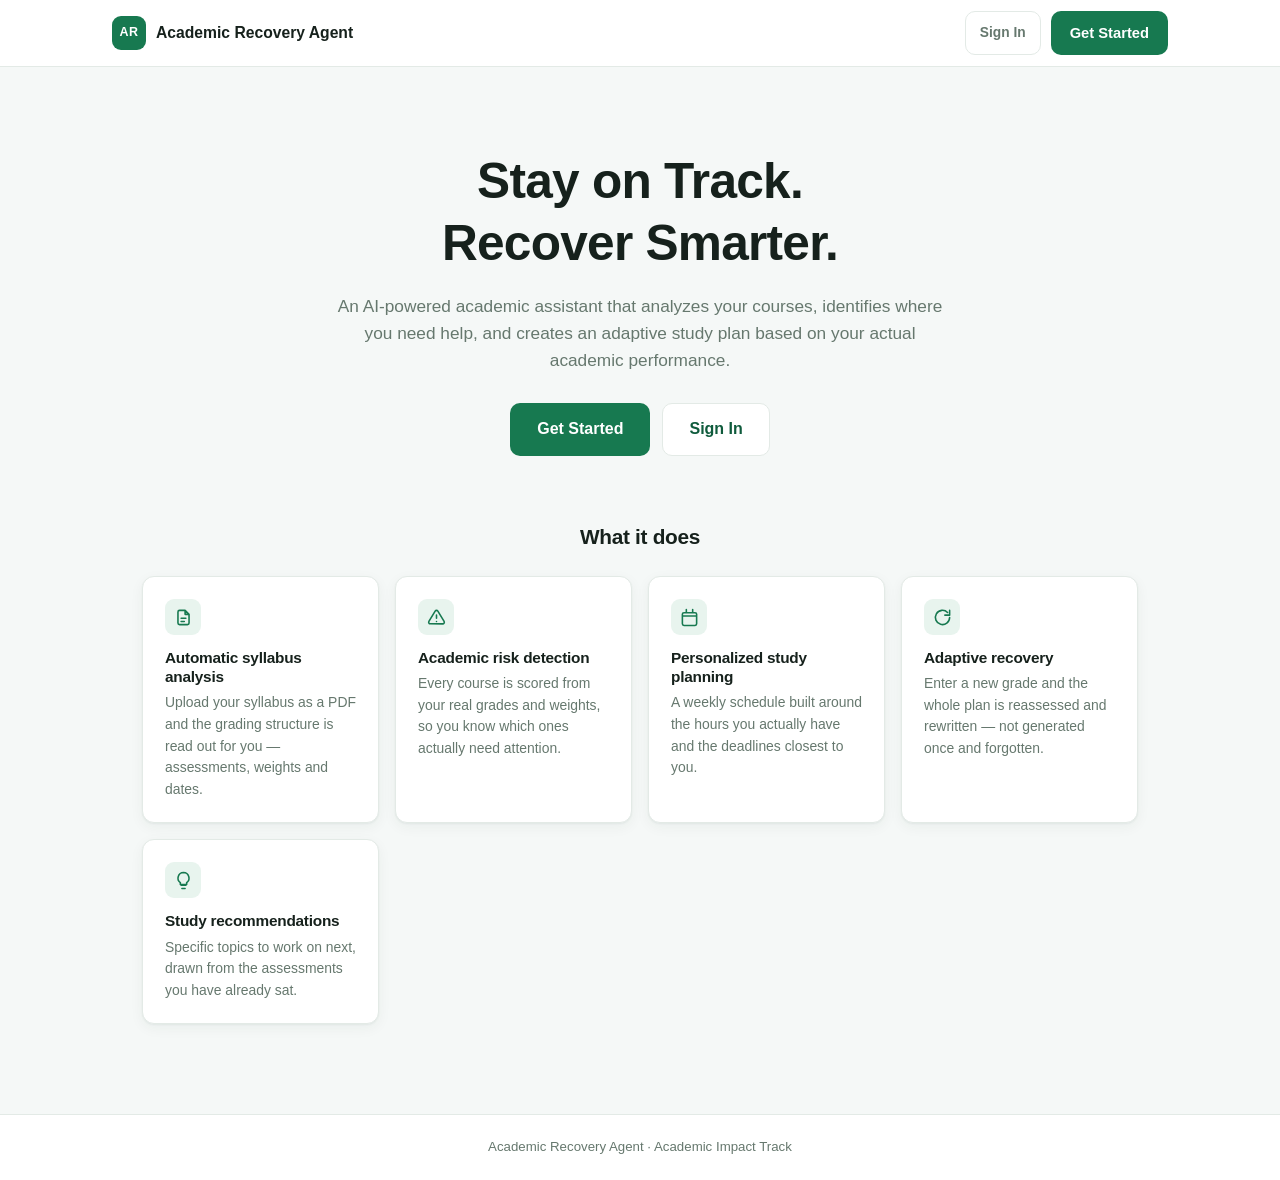
<file: index.html>
<!DOCTYPE html>
<html lang="en">
<head>
<meta charset="UTF-8" />
<meta name="viewport" content="width=device-width, initial-scale=1.0" />
<title>Academic Recovery Agent</title>
<meta name="description" content="An AI-powered academic assistant that analyzes your courses, identifies where you need help, and creates an adaptive study plan." />
<link rel="stylesheet" href="styles.css" />
</head>
<body>

<header class="site-head">
  <div class="site-head-in">
    <a class="brand" href="index.html">
      <span class="brand-mark">AR</span>
      <span class="brand-text">Academic&nbsp;Recovery&nbsp;Agent</span>
    </a>
    <div class="actions">
      <a class="btn btn-quiet" href="signin.html">Sign In</a>
      <a class="btn btn-primary" href="signup.html">Get Started</a>
    </div>
  </div>
</header>

<section class="hero">
  <h1>Stay on Track.<br />Recover Smarter.</h1>
  <p>
    An AI-powered academic assistant that analyzes your courses, identifies where you
    need help, and creates an adaptive study plan based on your actual academic performance.
  </p>
  <div class="actions">
    <a class="btn btn-primary btn-lg" href="signup.html">Get Started</a>
    <a class="btn btn-ghost btn-lg" href="signin.html">Sign In</a>
  </div>
</section>

<section class="features">
  <h2>What it does</h2>
  <div class="feature-grid">

    <article class="feature">
      <div class="ficon"><svg viewBox="0 0 24 24"><path d="M14 3H7a2 2 0 0 0-2 2v14a2 2 0 0 0 2 2h10a2 2 0 0 0 2-2V8zM14 3v5h5M9 13h6M9 17h4"/></svg></div>
      <h3>Automatic syllabus analysis</h3>
      <p>Upload your syllabus as a PDF and the grading structure is read out for you &mdash; assessments, weights and dates.</p>
    </article>

    <article class="feature">
      <div class="ficon"><svg viewBox="0 0 24 24"><path d="M12 9v4m0 4h.01M10.3 3.9 2.4 17a2 2 0 0 0 1.7 3h15.8a2 2 0 0 0 1.7-3L13.7 3.9a2 2 0 0 0-3.4 0"/></svg></div>
      <h3>Academic risk detection</h3>
      <p>Every course is scored from your real grades and weights, so you know which ones actually need attention.</p>
    </article>

    <article class="feature">
      <div class="ficon"><svg viewBox="0 0 24 24"><path d="M8 2v4M16 2v4M3 10h18M5 6h14a2 2 0 0 1 2 2v12a2 2 0 0 1-2 2H5a2 2 0 0 1-2-2V8a2 2 0 0 1 2-2"/></svg></div>
      <h3>Personalized study planning</h3>
      <p>A weekly schedule built around the hours you actually have and the deadlines closest to you.</p>
    </article>

    <article class="feature">
      <div class="ficon"><svg viewBox="0 0 24 24"><path d="M21 12a9 9 0 1 1-2.6-6.4M21 3v6h-6"/></svg></div>
      <h3>Adaptive recovery</h3>
      <p>Enter a new grade and the whole plan is reassessed and rewritten &mdash; not generated once and forgotten.</p>
    </article>

    <article class="feature">
      <div class="ficon"><svg viewBox="0 0 24 24"><path d="M9 18h6M10 22h4M12 2a7 7 0 0 0-4 12.7V17h8v-2.3A7 7 0 0 0 12 2"/></svg></div>
      <h3>Study recommendations</h3>
      <p>Specific topics to work on next, drawn from the assessments you have already sat.</p>
    </article>

  </div>
</section>

<footer class="site-foot">
  Academic Recovery Agent &middot; Academic Impact Track
</footer>

</body>
</html>
</file>
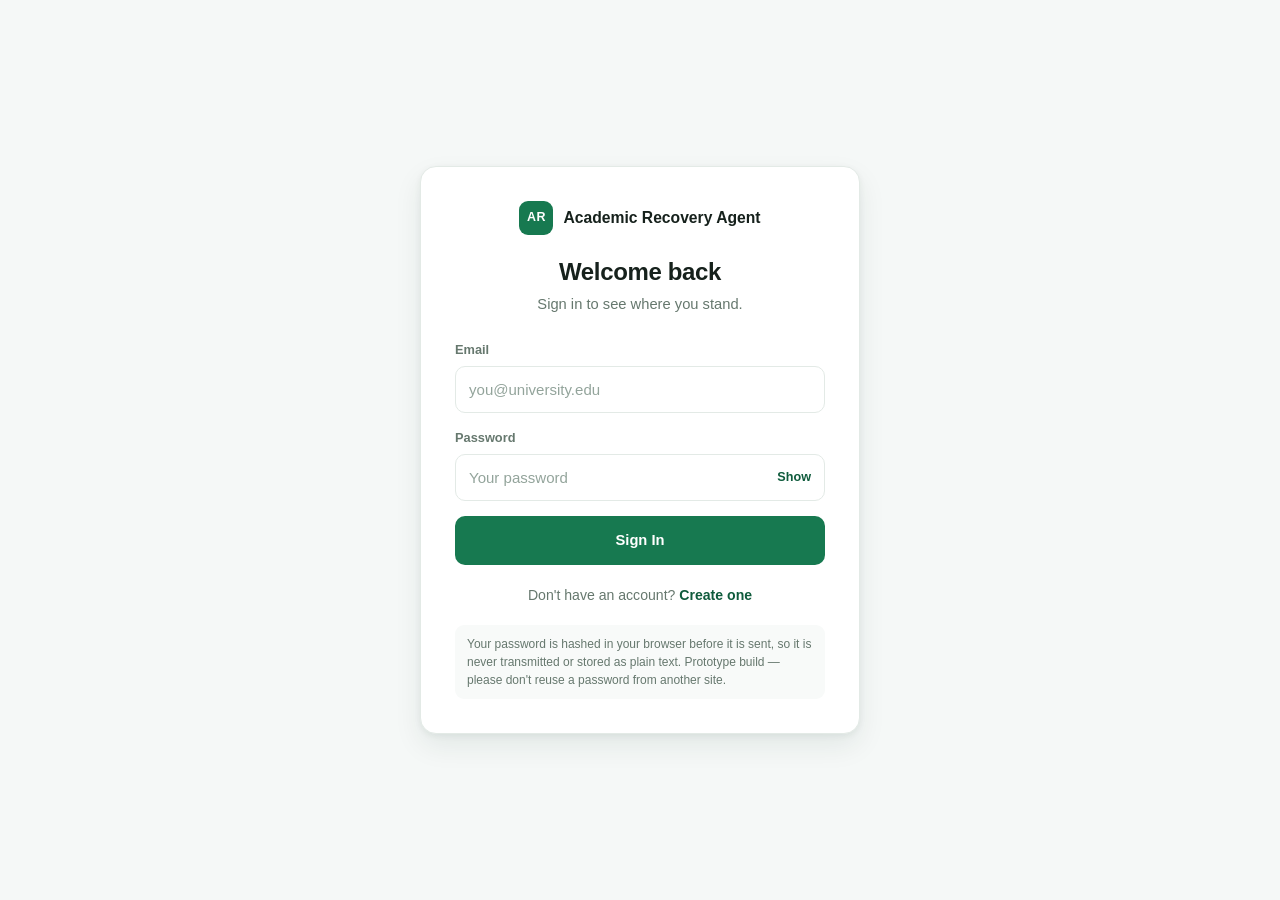
<file: add-course.html>
<!DOCTYPE html>
<html lang="en">
<head>
<meta charset="UTF-8" />
<meta name="viewport" content="width=device-width, initial-scale=1.0" />
<title>Add Course &middot; Academic Recovery Agent</title>
<link rel="stylesheet" href="styles.css" />
</head>
<body>

<div id="page-content">
  <div class="page-head">
    <h1>Add a Course</h1>
    <p>Upload the syllabus and the grading structure will be read out for you.</p>
  </div>

  <div class="card" style="max-width:620px">
    <form id="form" novalidate>
      <div class="field" style="margin-bottom:18px">
        <label for="target">Target grade for this course</label>
        <input id="target" type="number" min="0" max="100" step="1" value="80" />
        <span class="hint">What you are aiming to finish the course with.</span>
      </div>

      <div class="field">
        <label>Course syllabus (PDF)</label>

        <div class="drop" id="drop">
          <svg viewBox="0 0 24 24"><path d="M12 16V4m0 0L8 8m4-4 4 4M4 17v2a2 2 0 0 0 2 2h12a2 2 0 0 0 2-2v-2"/></svg>
          <p>Click to choose a PDF, or drag it here</p>
          <span>The syllabus usually lists each assessment and its weight.</span>
        </div>

        <div class="file-chip" id="chip" hidden>
          <span id="fileName"></span>
          <button type="button" class="btn btn-quiet btn-sm" id="clearFile">Remove</button>
        </div>

        <input id="file" type="file" accept="application/pdf,.pdf" hidden />
      </div>

      <div id="msg" class="form-msg" hidden style="margin-top:16px"></div>

      <div class="actions-row">
        <button type="submit" class="btn btn-primary" id="submitBtn">Analyze Syllabus</button>
        <a class="btn btn-quiet" href="courses.html">Cancel</a>
      </div>
    </form>
  </div>

  <div id="busy" hidden style="margin-top:20px;max-width:620px">
    <div class="loading">
      <span class="spinner"></span>
      Reading your syllabus...
    </div>
    <p class="muted" style="margin-top:12px;font-size:.88rem">
      Extracting the course name, assessments, weights and any dates it can find.
      You will be able to check everything before it is saved.
    </p>
  </div>
</div>

<script src="config.js"></script>
<script src="sample-data.js"></script>
<script src="api.js"></script>
<script src="auth.js"></script>
<script src="ui.js"></script>
<script src="nav.js"></script>
<script src="add-course.js"></script>
</body>
</html>
</file>
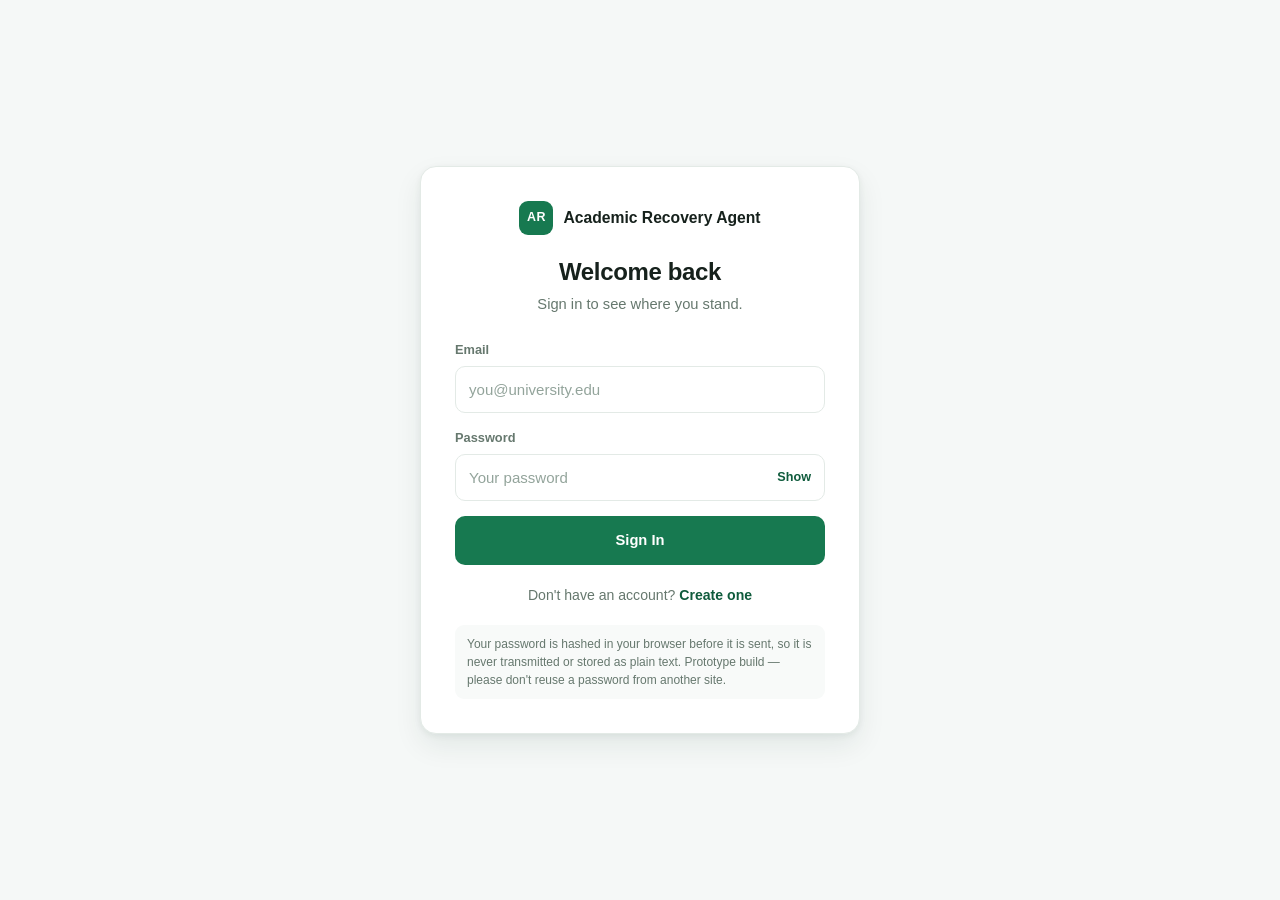
<file: course.html>
<!DOCTYPE html>
<html lang="en">
<head>
<meta charset="UTF-8" />
<meta name="viewport" content="width=device-width, initial-scale=1.0" />
<title>Course &middot; Academic Recovery Agent</title>
<link rel="stylesheet" href="styles.css" />
</head>
<body>

<div id="page-content">
  <div id="root"></div>
</div>

<script src="config.js"></script>
<script src="sample-data.js"></script>
<script src="api.js"></script>
<script src="auth.js"></script>
<script src="ui.js"></script>
<script src="nav.js"></script>
<script src="course.js"></script>
</body>
</html>
</file>
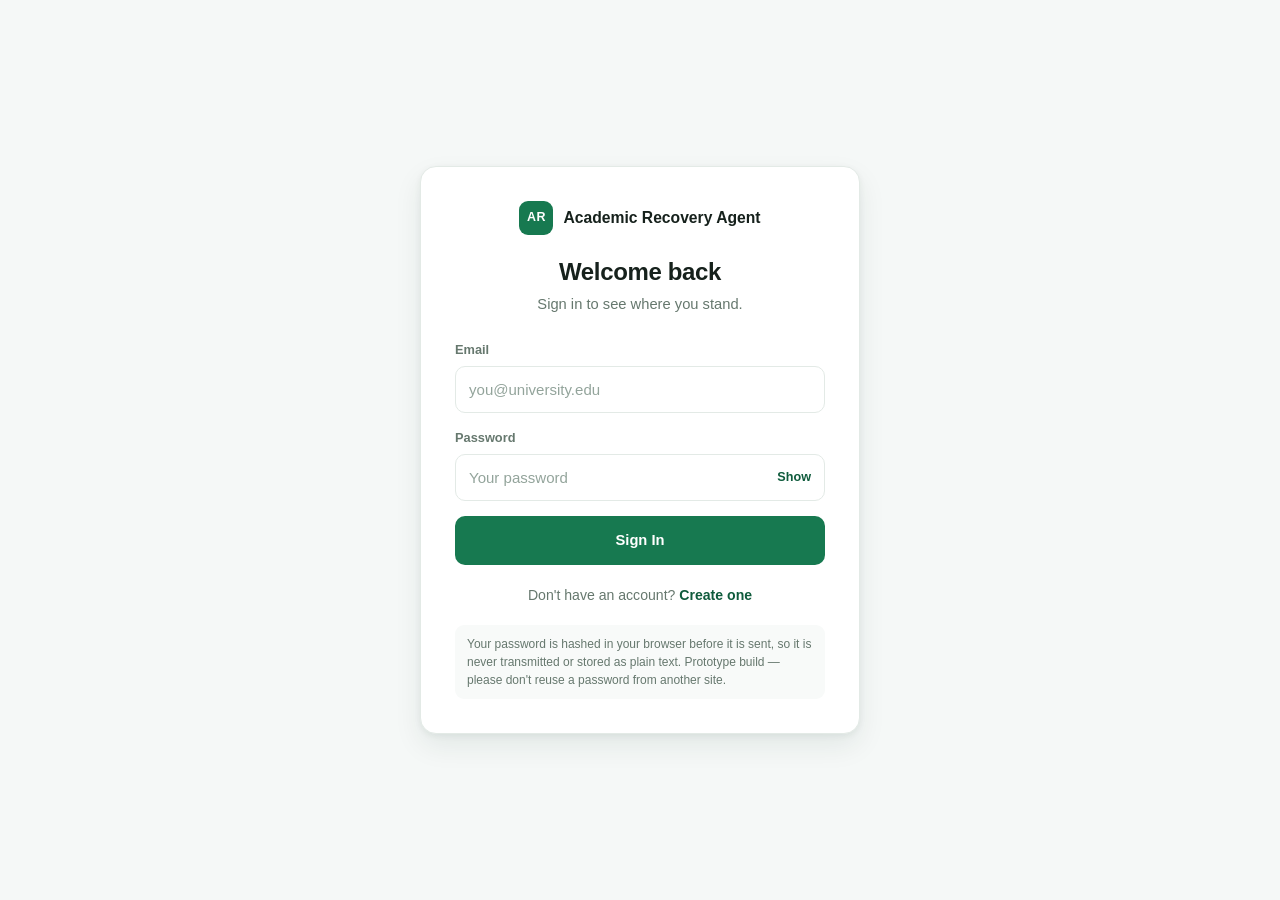
<file: courses.html>
<!DOCTYPE html>
<html lang="en">
<head>
<meta charset="UTF-8" />
<meta name="viewport" content="width=device-width, initial-scale=1.0" />
<title>My Courses &middot; Academic Recovery Agent</title>
<link rel="stylesheet" href="styles.css" />
</head>
<body>

<div id="page-content">
  <div id="root"></div>
</div>

<script src="config.js"></script>
<script src="sample-data.js"></script>
<script src="api.js"></script>
<script src="auth.js"></script>
<script src="ui.js"></script>
<script src="nav.js"></script>
<script src="courses.js"></script>
</body>
</html>
</file>
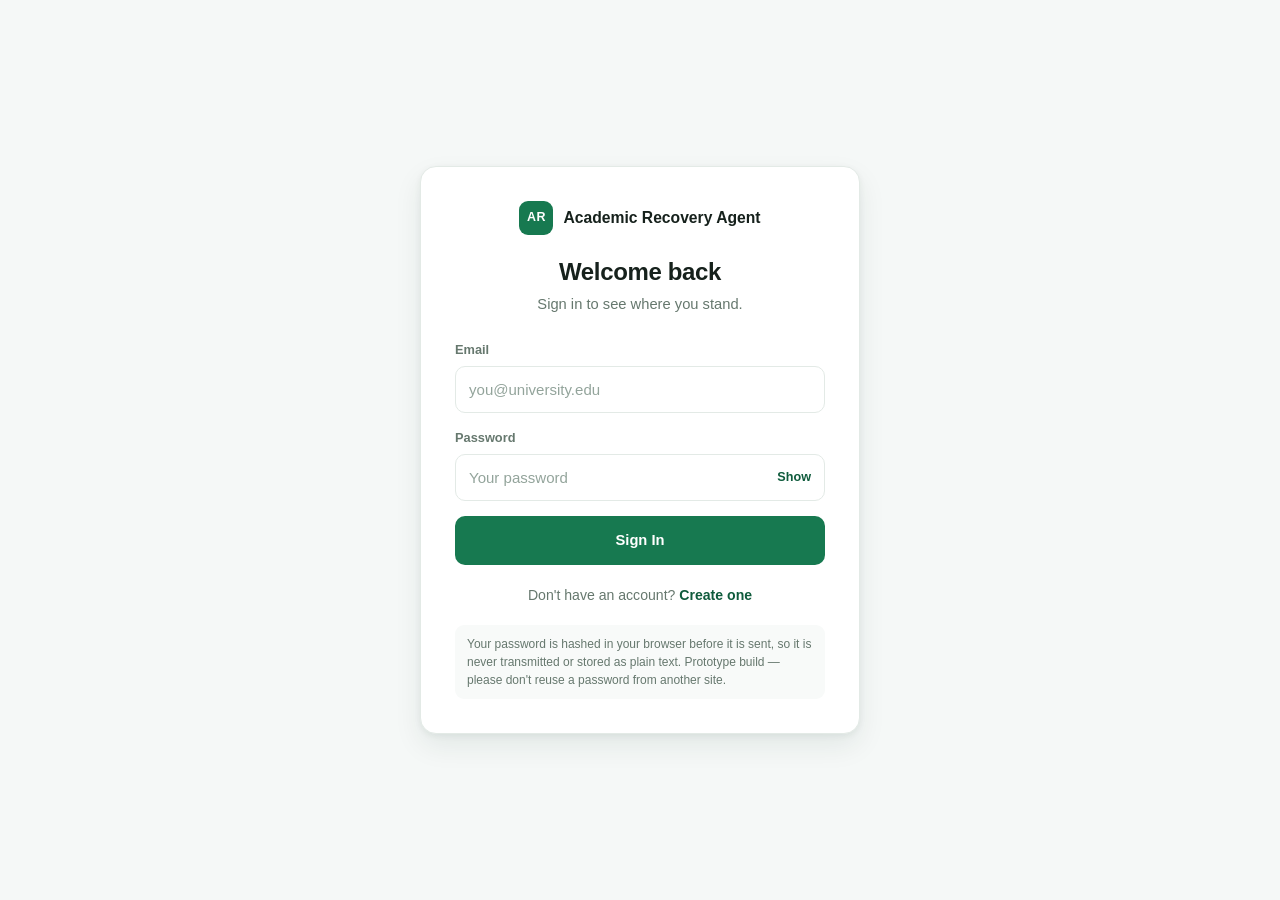
<file: dashboard.html>
<!DOCTYPE html>
<html lang="en">
<head>
<meta charset="UTF-8" />
<meta name="viewport" content="width=device-width, initial-scale=1.0" />
<title>Dashboard &middot; Academic Recovery Agent</title>
<link rel="stylesheet" href="styles.css" />
</head>
<body>

<div id="page-content">
  <div id="root"></div>
</div>

<script src="config.js"></script>
<script src="sample-data.js"></script>
<script src="api.js"></script>
<script src="auth.js"></script>
<script src="ui.js"></script>
<script src="nav.js"></script>
<script src="chapter-summary.js"></script>
<script src="dashboard.js"></script>
</body>
</html>
</file>
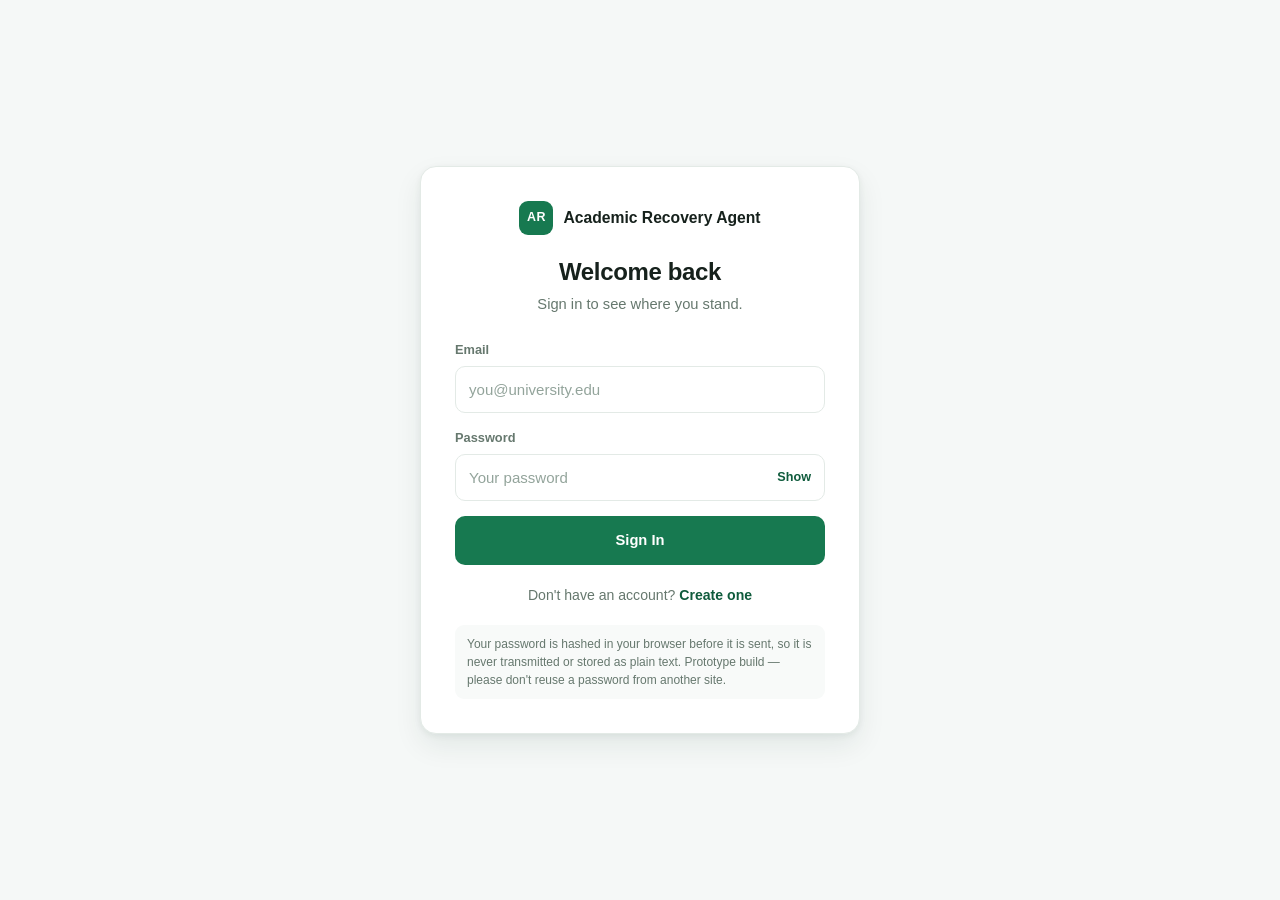
<file: profile.html>
<!DOCTYPE html>
<html lang="en">
<head>
<meta charset="UTF-8" />
<meta name="viewport" content="width=device-width, initial-scale=1.0" />
<title>Profile &middot; Academic Recovery Agent</title>
<link rel="stylesheet" href="styles.css" />
</head>
<body>

<div id="page-content">
  <div class="page-head">
    <h1>Profile &amp; Settings</h1>
    <p>Your details, and the hours the planner has to work with.</p>
  </div>

  <div class="card" style="max-width:620px">
    <form id="form" novalidate>
      <div class="field" style="margin-bottom:15px">
        <label for="fullName">Full name</label>
        <input id="fullName" type="text" />
      </div>

      <div class="field" style="margin-bottom:15px">
        <label for="email">Email</label>
        <input id="email" type="email" disabled />
        <span class="hint">Your email is your sign-in and cannot be changed here.</span>
      </div>

      <div class="grid-2" style="margin-bottom:15px">
        <div class="field">
          <label for="university">University</label>
          <input id="university" type="text" />
        </div>
        <div class="field">
          <label for="major">Major</label>
          <input id="major" type="text" />
        </div>
      </div>

      <div class="grid-2" style="margin-bottom:15px">
        <div class="field">
          <label for="semester">Semester</label>
          <input id="semester" type="text" />
        </div>
        <div class="field">
          <label for="gpa">Target GPA</label>
          <input id="gpa" type="number" min="0" max="4" step="0.01" />
        </div>
      </div>

      <div class="field">
        <label for="hours">Weekly study hours</label>
        <input id="hours" type="number" min="1" max="80" step="0.5" />
        <span class="hint">
          The Planner Agent divides this across your courses, so changing it
          rebuilds your study plan.
        </span>
      </div>

      <div id="msg" class="form-msg" hidden style="margin-top:16px"></div>

      <div class="actions-row">
        <button type="submit" class="btn btn-primary">Save Changes</button>
        <button type="button" class="btn btn-quiet" id="signOut">Log Out</button>
      </div>
    </form>
  </div>

  <div class="card" style="max-width:620px;margin-top:18px">
    <p class="k" style="font-size:.72rem;font-weight:700;letter-spacing:.05em;text-transform:uppercase;color:var(--ink-faint);margin-bottom:8px">
      Demo controls
    </p>
    <p class="muted" style="font-size:.86rem;margin-bottom:13px">
      Resets the sample academic state back to its starting point, so the
      grade-entry demo can be run again.
    </p>
    <button type="button" class="btn btn-ghost btn-sm" id="resetDemo">Reset demo data</button>
  </div>
</div>

<script src="config.js"></script>
<script src="sample-data.js"></script>
<script src="api.js"></script>
<script src="auth.js"></script>
<script src="ui.js"></script>
<script src="nav.js"></script>
<script src="profile.js"></script>
</body>
</html>
</file>
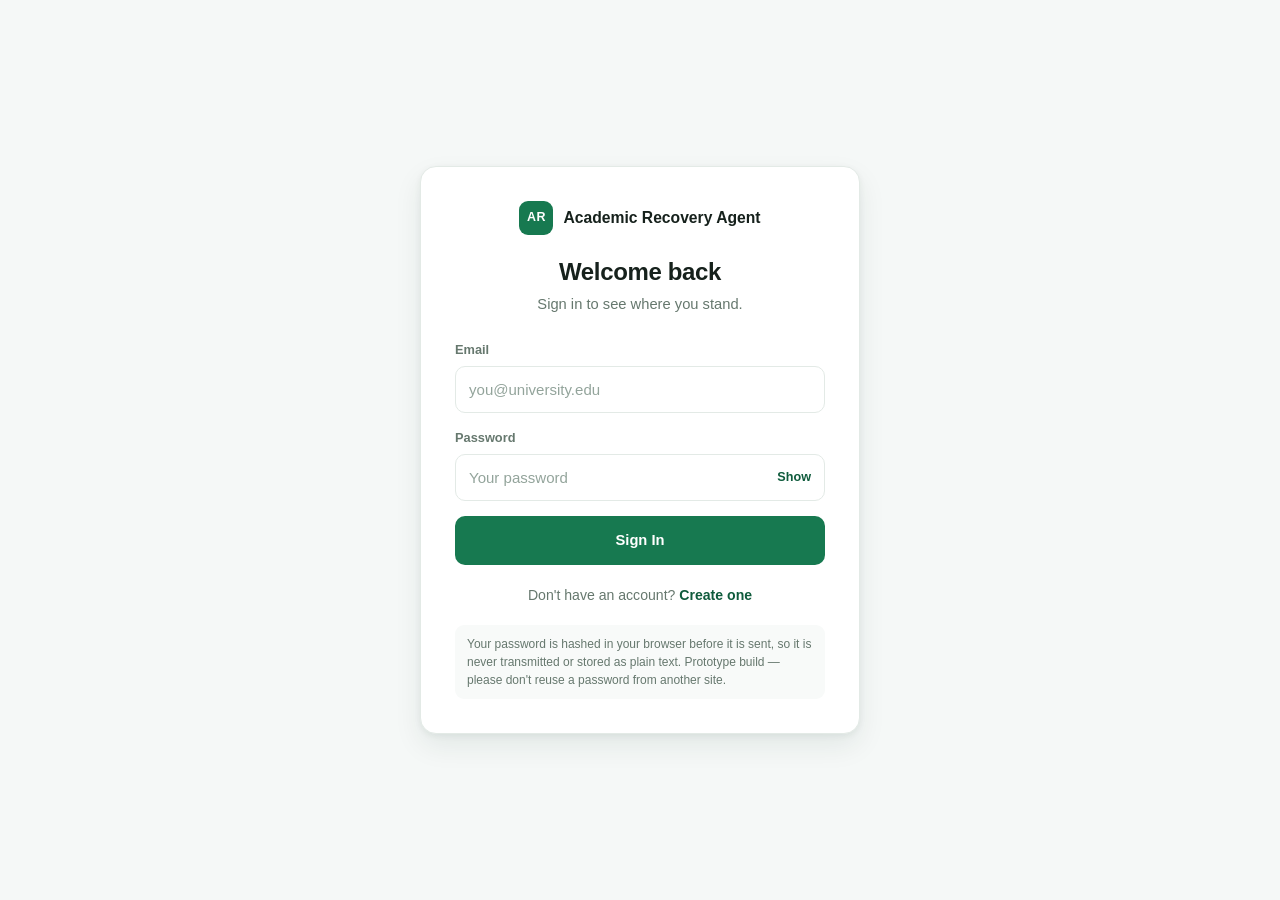
<file: review-syllabus.html>
<!DOCTYPE html>
<html lang="en">
<head>
<meta charset="UTF-8" />
<meta name="viewport" content="width=device-width, initial-scale=1.0" />
<title>Review Syllabus &middot; Academic Recovery Agent</title>
<link rel="stylesheet" href="styles.css" />
</head>
<body>

<div id="page-content">
  <div id="root"></div>
</div>

<script src="config.js"></script>
<script src="sample-data.js"></script>
<script src="api.js"></script>
<script src="auth.js"></script>
<script src="ui.js"></script>
<script src="nav.js"></script>
<script src="review-syllabus.js"></script>
</body>
</html>
</file>
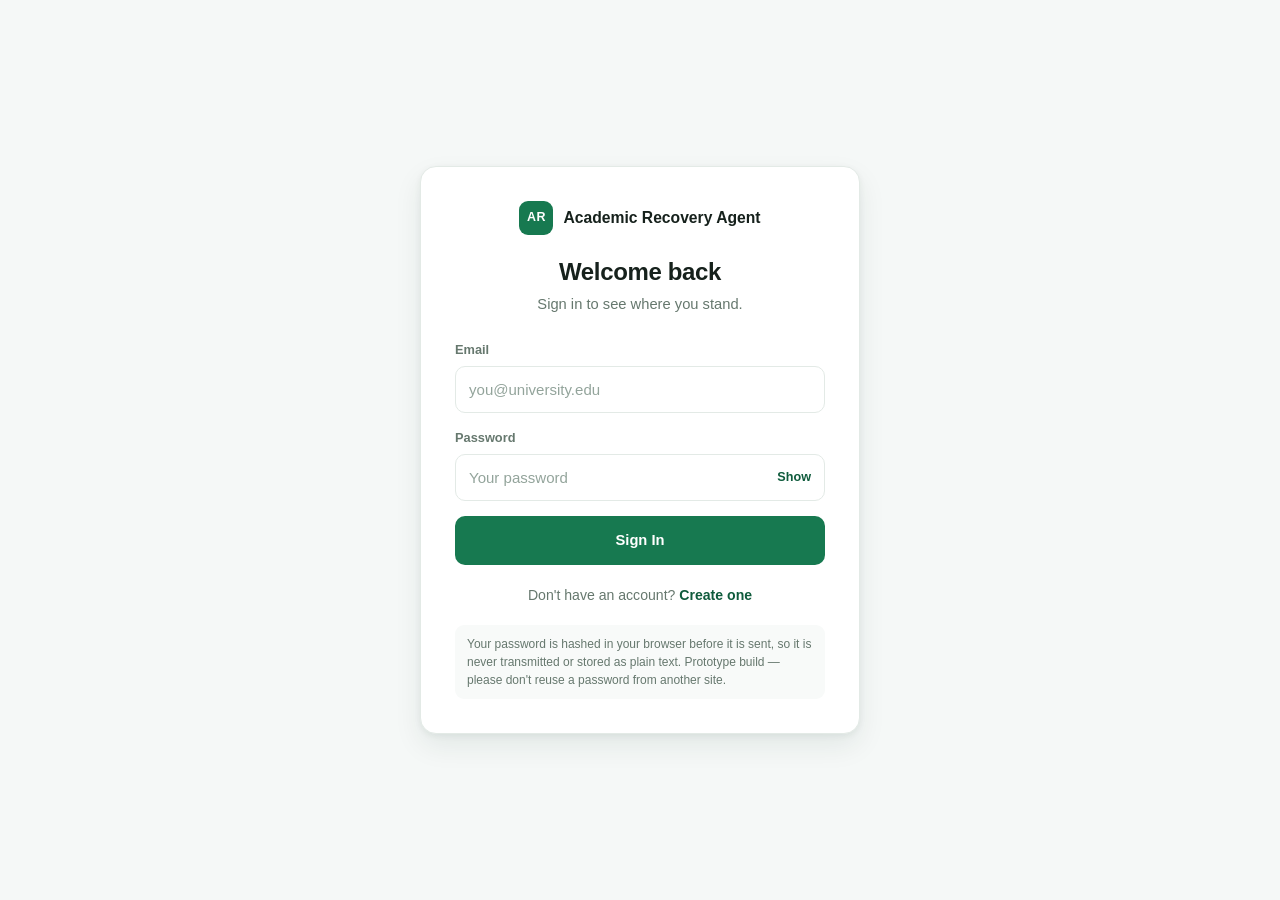
<file: signin.html>
<!DOCTYPE html>
<html lang="en">
<head>
<meta charset="UTF-8" />
<meta name="viewport" content="width=device-width, initial-scale=1.0" />
<title>Sign In &middot; Academic Recovery Agent</title>
<link rel="stylesheet" href="styles.css" />
</head>
<body>

<main class="auth-page">
  <div class="auth-card">
    <a class="brand" href="index.html">
      <span class="brand-mark">AR</span>
      <span class="brand-text">Academic&nbsp;Recovery&nbsp;Agent</span>
    </a>

    <h1>Welcome back</h1>
    <p class="sub">Sign in to see where you stand.</p>

    <form id="form" novalidate>
      <div class="field">
        <label for="email">Email</label>
        <input id="email" type="email" placeholder="you@university.edu" autocomplete="username" />
      </div>

      <div class="field">
        <label for="password">Password</label>
        <div class="pw-wrap">
          <input id="password" type="password" placeholder="Your password" autocomplete="current-password" />
          <button type="button" class="pw-toggle" data-target="password">Show</button>
        </div>
      </div>

      <div id="msg" class="form-msg" hidden></div>

      <button type="submit" class="btn btn-primary btn-block">Sign In</button>
    </form>

    <p class="auth-switch">Don't have an account? <a href="signup.html">Create one</a></p>

    <p class="auth-note">
      Your password is hashed in your browser before it is sent, so it is never
      transmitted or stored as plain text. Prototype build &mdash; please don't reuse
      a password from another site.
    </p>
  </div>
</main>

<script src="config.js"></script>
<script src="sample-data.js"></script>
<script src="api.js"></script>
<script src="auth.js"></script>
<script src="signin.js"></script>
</body>
</html>
</file>
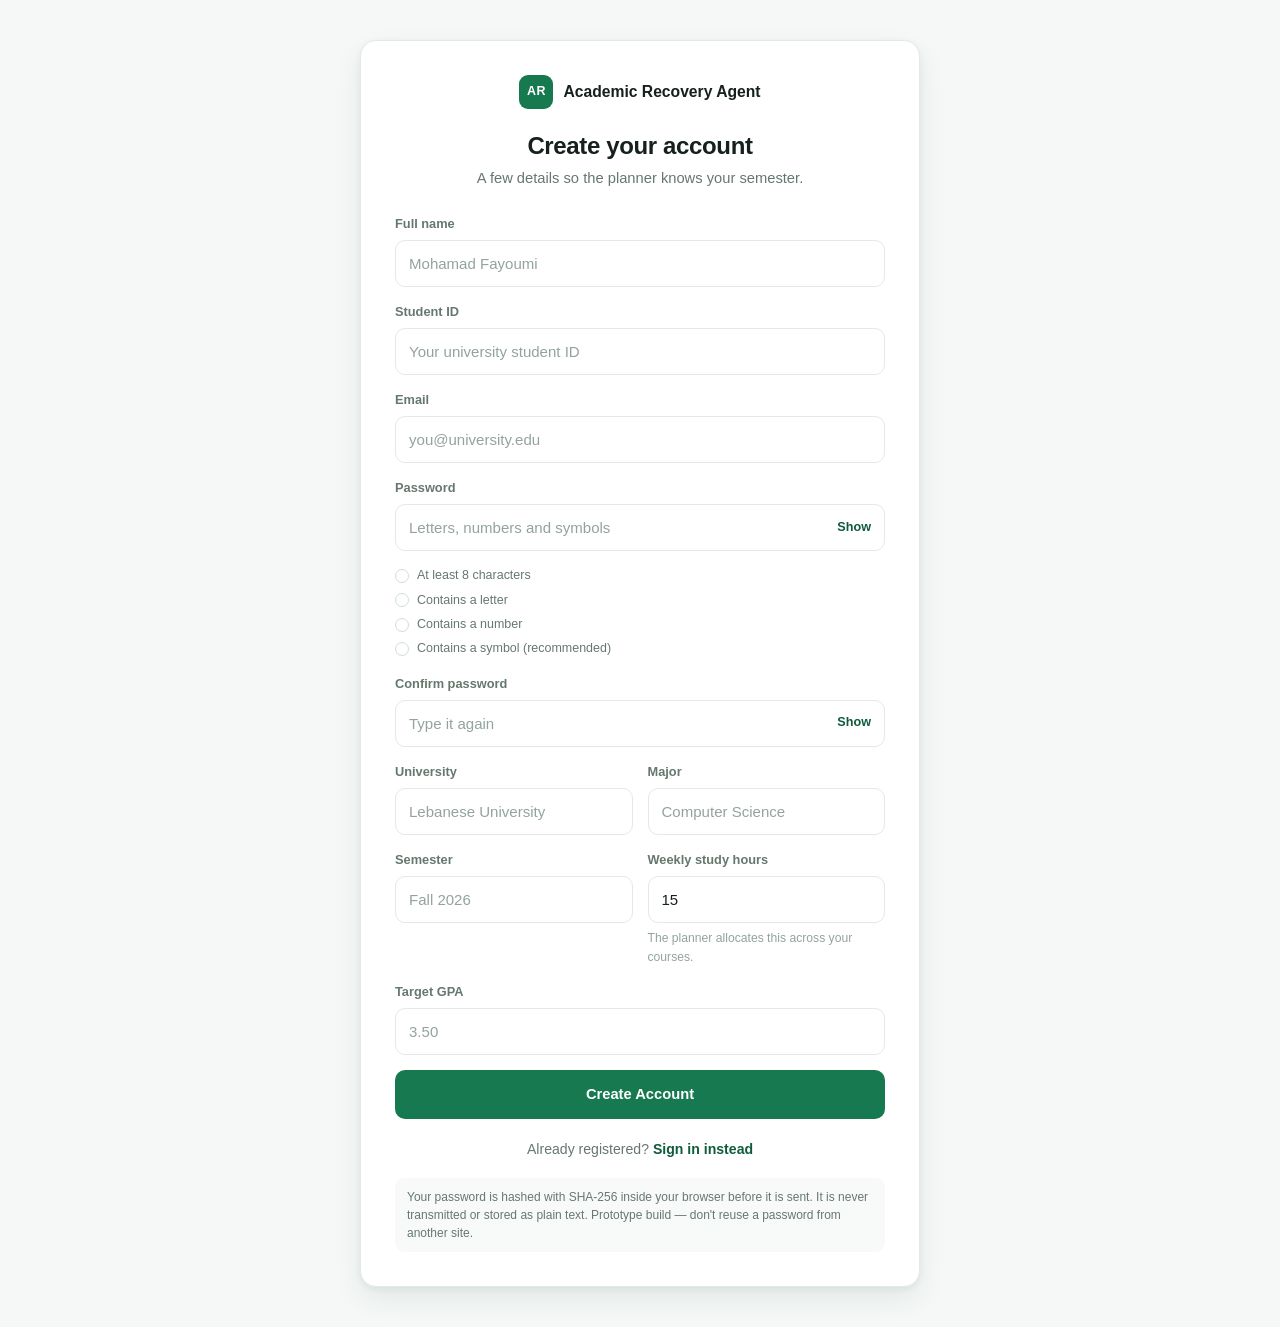
<file: signup.html>
<!DOCTYPE html>
<html lang="en">
<head>
<meta charset="UTF-8" />
<meta name="viewport" content="width=device-width, initial-scale=1.0" />
<title>Create Account &middot; Academic Recovery Agent</title>
<link rel="stylesheet" href="styles.css" />
</head>
<body>

<main class="auth-page">
  <div class="auth-card wide">
    <a class="brand" href="index.html">
      <span class="brand-mark">AR</span>
      <span class="brand-text">Academic&nbsp;Recovery&nbsp;Agent</span>
    </a>

    <h1>Create your account</h1>
    <p class="sub">A few details so the planner knows your semester.</p>

    <form id="form" novalidate>
      <div class="field">
        <label for="fullName">Full name</label>
        <input id="fullName" type="text" placeholder="Mohamad Fayoumi" autocomplete="name" />
      </div>

      <div class="field">
        <label for="studentId">Student ID</label>
        <input id="studentId" type="text" placeholder="Your university student ID" autocomplete="off" />
      </div>

      <div class="field">
        <label for="email">Email</label>
        <input id="email" type="email" placeholder="you@university.edu" autocomplete="username" />
      </div>

      <div class="field">
        <label for="password">Password</label>
        <div class="pw-wrap">
          <input id="password" type="password" placeholder="Letters, numbers and symbols" autocomplete="new-password" />
          <button type="button" class="pw-toggle" data-target="password">Show</button>
        </div>
        <ul id="pwChecks" class="pw-checks">
          <li data-check="length"><span class="tick"></span>At least 8 characters</li>
          <li data-check="letter"><span class="tick"></span>Contains a letter</li>
          <li data-check="number"><span class="tick"></span>Contains a number</li>
          <li data-check="symbol"><span class="tick"></span>Contains a symbol (recommended)</li>
        </ul>
      </div>

      <div class="field">
        <label for="confirm">Confirm password</label>
        <div class="pw-wrap">
          <input id="confirm" type="password" placeholder="Type it again" autocomplete="new-password" />
          <button type="button" class="pw-toggle" data-target="confirm">Show</button>
        </div>
      </div>

      <div class="grid-2">
        <div class="field">
          <label for="university">University</label>
          <input id="university" type="text" placeholder="Lebanese University" />
        </div>
        <div class="field">
          <label for="major">Major</label>
          <input id="major" type="text" placeholder="Computer Science" />
        </div>
      </div>

      <div class="grid-2">
        <div class="field">
          <label for="semester">Semester</label>
          <input id="semester" type="text" placeholder="Fall 2026" />
        </div>
        <div class="field">
          <label for="hours">Weekly study hours</label>
          <input id="hours" type="number" min="1" max="80" step="0.5" value="15" />
          <span class="hint">The planner allocates this across your courses.</span>
        </div>
      </div>

      <div class="field">
        <label for="gpa">Target GPA</label>
        <input id="gpa" type="number" min="0" max="4" step="0.01" placeholder="3.50" />
      </div>

      <div id="msg" class="form-msg" hidden></div>

      <button type="submit" class="btn btn-primary btn-block">Create Account</button>
    </form>

    <p class="auth-switch">Already registered? <a href="signin.html">Sign in instead</a></p>

    <p class="auth-note">
      Your password is hashed with SHA-256 inside your browser before it is sent.
      It is never transmitted or stored as plain text. Prototype build &mdash; don't
      reuse a password from another site.
    </p>
  </div>
</main>

<script src="config.js"></script>
<script src="sample-data.js"></script>
<script src="api.js"></script>
<script src="auth.js"></script>
<script src="signup.js"></script>
</body>
</html>
</file>
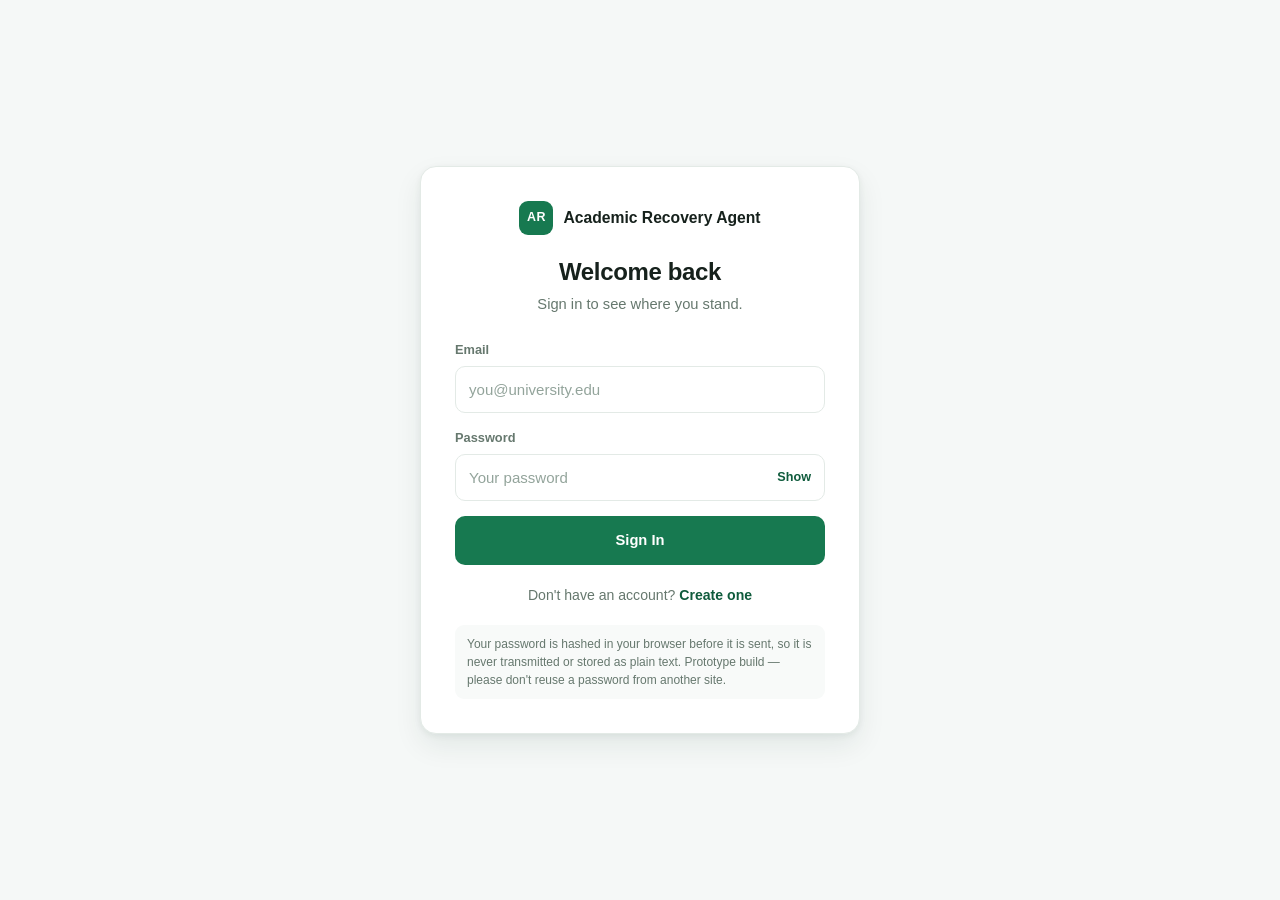
<file: study-plan.html>
<!DOCTYPE html>
<html lang="en">
<head>
<meta charset="UTF-8" />
<meta name="viewport" content="width=device-width, initial-scale=1.0" />
<title>Study Plan &middot; Academic Recovery Agent</title>
<link rel="stylesheet" href="styles.css" />
</head>
<body>

<div id="page-content">
  <div id="root"></div>
</div>

<script src="config.js"></script>
<script src="sample-data.js"></script>
<script src="api.js"></script>
<script src="auth.js"></script>
<script src="ui.js"></script>
<script src="nav.js"></script>
<script src="study-plan.js"></script>
</body>
</html>
</file>
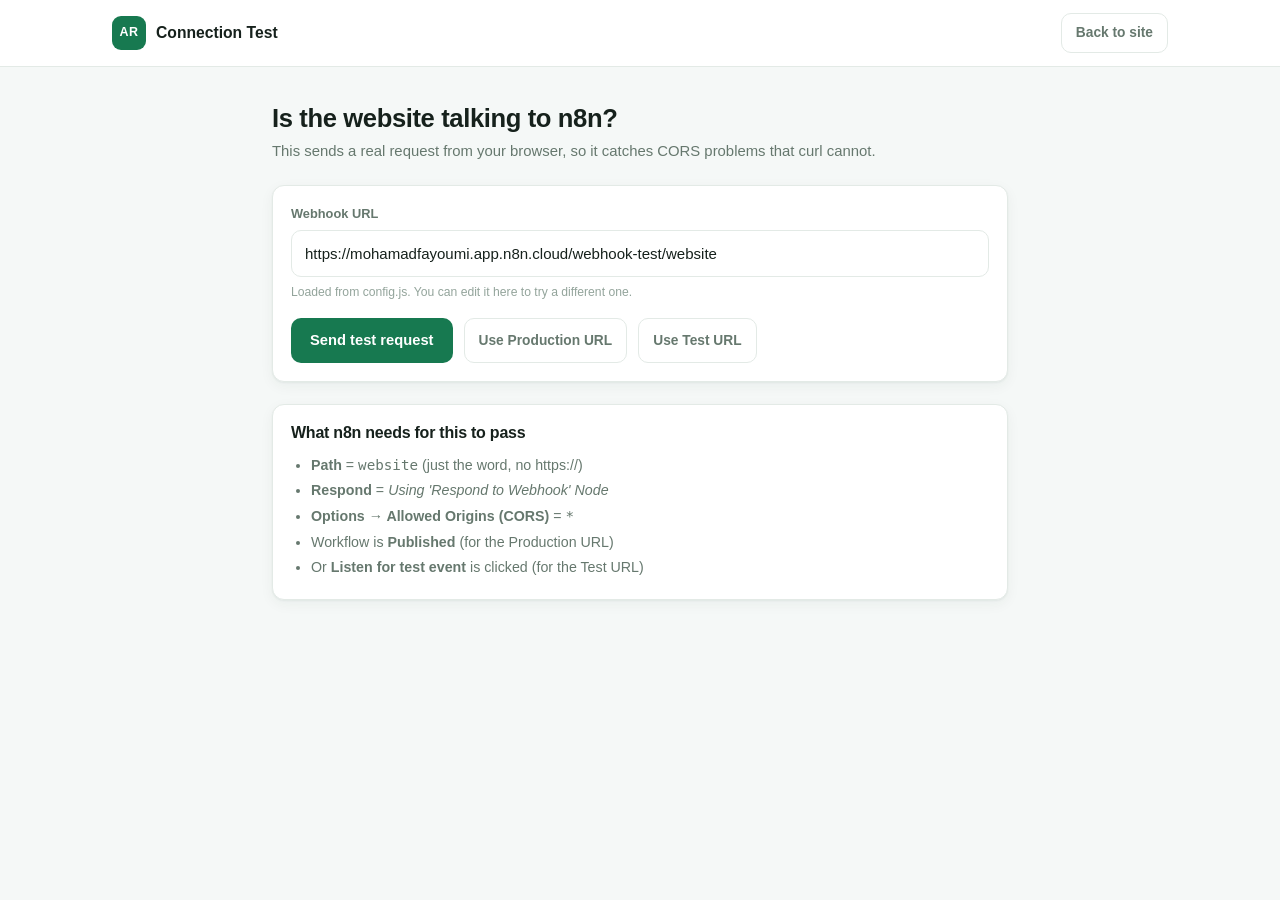
<file: test-n8n.html>
<!DOCTYPE html>
<html lang="en">
<head>
<meta charset="UTF-8" />
<meta name="viewport" content="width=device-width, initial-scale=1.0" />
<title>n8n Connection Test</title>
<link rel="stylesheet" href="styles.css" />
</head>
<body>

<header class="site-head">
  <div class="site-head-in">
    <a class="brand" href="index.html">
      <span class="brand-mark">AR</span>
      <span class="brand-text">Connection Test</span>
    </a>
    <a class="btn btn-quiet" href="index.html">Back to site</a>
  </div>
</header>

<main class="wrap" style="max-width:780px;margin:0 auto;padding:36px 22px 80px">

  <div class="page-head">
    <h1>Is the website talking to n8n?</h1>
    <p>This sends a real request from your browser, so it catches CORS problems that curl cannot.</p>
  </div>

  <div class="card">
    <div class="field" style="margin-bottom:16px">
      <label for="url">Webhook URL</label>
      <input id="url" type="text" />
      <span class="hint">Loaded from config.js. You can edit it here to try a different one.</span>
    </div>

    <div class="actions-row" style="margin-top:0">
      <button class="btn btn-primary" id="run">Send test request</button>
      <button class="btn btn-quiet" id="useProd">Use Production URL</button>
      <button class="btn btn-quiet" id="useTest">Use Test URL</button>
    </div>
  </div>

  <div id="result" style="margin-top:20px"></div>

  <div class="card" style="margin-top:22px">
    <h2 style="font-size:1rem;margin-bottom:10px">What n8n needs for this to pass</h2>
    <ul style="margin:0;padding-left:20px;font-size:.89rem;color:var(--ink-soft);line-height:1.8">
      <li><strong>Path</strong> = <code>website</code> (just the word, no https://)</li>
      <li><strong>Respond</strong> = <em>Using 'Respond to Webhook' Node</em></li>
      <li><strong>Options &rarr; Allowed Origins (CORS)</strong> = <code>*</code></li>
      <li>Workflow is <strong>Published</strong> (for the Production URL)</li>
      <li>Or <strong>Listen for test event</strong> is clicked (for the Test URL)</li>
    </ul>
  </div>

</main>

<script src="config.js"></script>
<script src="test-n8n.js"></script>
</body>
</html>
</file>
<file: styles.css>
/* =====================================================================
   Academic Recovery Agent  -  university dashboard theme
   Light backgrounds, subtle shadows, green accent, no heavy gradients.
   ===================================================================== */

:root {
  --bg:         #f5f8f7;
  --surface:    #ffffff;
  --surface-2:  #f8faf9;
  --ink:        #16211c;
  --ink-soft:   #66786e;
  --ink-faint:  #93a49b;
  --line:       #e3eae6;
  --line-2:     #eff4f2;

  --brand:      #177950;
  --brand-dk:   #0f5b3c;
  --brand-lt:   #e8f4ee;

  --low:        #177950;  --low-bg:      #e8f4ee;  --low-br:      #bfe0cf;
  --medium:     #9a7008;  --medium-bg:   #fdf4dc;  --medium-br:   #f0dfae;
  --high:       #bd6118;  --high-bg:     #fdeee2;  --high-br:     #f2d3b7;
  --critical:   #b92d3a;  --critical-bg: #fdebed;  --critical-br: #f1c4c9;

  --radius:   12px;
  --radius-lg:16px;
  --shadow:   0 1px 2px rgba(18,52,38,.05), 0 4px 14px rgba(18,52,38,.05);
  --shadow-md:0 2px 6px rgba(18,52,38,.06), 0 12px 28px rgba(18,52,38,.08);

  --sans: "Segoe UI", -apple-system, BlinkMacSystemFont, Roboto, Helvetica, Arial, sans-serif;
}

* { box-sizing: border-box; }

body {
  margin: 0;
  background: var(--bg);
  color: var(--ink);
  font-family: var(--sans);
  font-size: 15px;
  line-height: 1.55;
  -webkit-font-smoothing: antialiased;
}

h1, h2, h3, h4 { margin: 0; font-weight: 650; letter-spacing: -.015em; line-height: 1.25; }
p { margin: 0; }
a { color: inherit; }

.muted   { color: var(--ink-soft); }
.faint   { color: var(--ink-faint); }
.center  { text-align: center; }

/* =====================================================================
   BUTTONS / FIELDS
   ===================================================================== */

.btn {
  display: inline-flex; align-items: center; justify-content: center; gap: 8px;
  font: inherit; font-weight: 600; font-size: .92rem;
  padding: 10px 18px; border-radius: 10px;
  border: 1px solid transparent; cursor: pointer;
  text-decoration: none; white-space: nowrap;
  transition: background .15s, border-color .15s, color .15s, box-shadow .15s, transform .06s;
}
.btn:active { transform: translateY(1px); }
.btn:disabled { opacity: .55; cursor: not-allowed; }

.btn-primary { background: var(--brand); color: #fff; }
.btn-primary:hover:not(:disabled) { background: var(--brand-dk); }

.btn-ghost { background: var(--surface); color: var(--brand-dk); border-color: var(--line); }
.btn-ghost:hover:not(:disabled) { background: var(--brand-lt); border-color: var(--low-br); }

.btn-quiet { background: transparent; color: var(--ink-soft); border-color: var(--line); padding: 8px 14px; font-size: .86rem; }
.btn-quiet:hover { background: var(--surface-2); color: var(--ink); }

.btn-danger { background: transparent; color: var(--critical); border-color: var(--critical-br); }
.btn-danger:hover { background: var(--critical-bg); }

.btn-block { width: 100%; padding: 12px 18px; }
.btn-lg    { padding: 13px 26px; font-size: 1rem; }
.btn-sm    { padding: 6px 12px; font-size: .82rem; border-radius: 8px; }

.field { display: flex; flex-direction: column; gap: 6px; }
.field label { font-size: .8rem; font-weight: 600; color: var(--ink-soft); }
.field input, .field select, .field textarea {
  font: inherit; font-size: .94rem; width: 100%;
  padding: 11px 13px;
  border: 1px solid var(--line); border-radius: 10px;
  background: var(--surface); color: var(--ink);
  transition: border-color .15s, box-shadow .15s;
}
.field input::placeholder { color: var(--ink-faint); }
.field input:focus, .field select:focus, .field textarea:focus {
  outline: none; border-color: var(--brand);
  box-shadow: 0 0 0 3px rgba(23,121,80,.14);
}
.field .hint { font-size: .76rem; color: var(--ink-faint); }

.grid-2 { display: grid; grid-template-columns: 1fr 1fr; gap: 15px; }

.form-msg {
  padding: 11px 14px; border-radius: 10px; font-size: .87rem;
  background: var(--brand-lt); color: var(--brand-dk); border: 1px solid var(--low-br);
}
.form-msg.error { background: var(--critical-bg); color: var(--critical); border-color: var(--critical-br); }
.form-msg.warn  { background: var(--medium-bg);   color: var(--medium);   border-color: var(--medium-br); }

/* password */
.pw-wrap { position: relative; display: flex; }
.pw-wrap input { padding-right: 66px; }
.pw-toggle {
  position: absolute; right: 5px; top: 50%; transform: translateY(-50%);
  background: none; border: none; cursor: pointer;
  font: inherit; font-size: .79rem; font-weight: 600;
  color: var(--brand-dk); padding: 6px 9px; border-radius: 7px;
}
.pw-toggle:hover { background: var(--brand-lt); }

.pw-checks { list-style: none; margin: 9px 0 0; padding: 0; display: grid; gap: 5px; }
.pw-checks li { display: flex; align-items: center; gap: 8px; font-size: .78rem; color: var(--ink-soft); }
.pw-checks .tick {
  width: 14px; height: 14px; border-radius: 50%; flex: none;
  border: 1.5px solid #cfdfd7; background: #fff;
  display: grid; place-items: center;
}
.pw-checks li.ok { color: var(--brand-dk); }
.pw-checks li.ok .tick { background: var(--brand); border-color: var(--brand); }
.pw-checks li.ok .tick::after { content: "\2713"; color: #fff; font-size: .58rem; }

/* =====================================================================
   LANDING PAGE
   ===================================================================== */

.site-head {
  background: var(--surface); border-bottom: 1px solid var(--line);
  position: sticky; top: 0; z-index: 30;
}
.site-head-in {
  max-width: 1100px; margin: 0 auto; padding: 0 22px;
  height: 66px; display: flex; align-items: center; justify-content: space-between; gap: 16px;
}
.site-head .actions { display: flex; gap: 10px; }

.brand { display: flex; align-items: center; gap: 10px; font-weight: 700; text-decoration: none; }
.brand-mark {
  width: 34px; height: 34px; border-radius: 9px; flex: none;
  background: var(--brand); color: #fff;
  display: grid; place-items: center; font-size: .78rem; letter-spacing: .5px;
}
.brand-text { font-size: .98rem; }

.hero { max-width: 760px; margin: 0 auto; padding: 84px 22px 48px; text-align: center; }
.hero h1 { font-size: clamp(2rem, 5vw, 3.1rem); margin-bottom: 18px; }
.hero p  { font-size: 1.08rem; color: var(--ink-soft); max-width: 620px; margin: 0 auto 30px; }
.hero .actions { display: flex; gap: 12px; justify-content: center; flex-wrap: wrap; }

.features { max-width: 1040px; margin: 0 auto; padding: 20px 22px 90px; }
.features h2 { text-align: center; font-size: 1.3rem; margin-bottom: 26px; }
.feature-grid { display: grid; gap: 16px; grid-template-columns: repeat(auto-fit, minmax(210px, 1fr)); }
.feature {
  background: var(--surface); border: 1px solid var(--line);
  border-radius: var(--radius); padding: 22px; box-shadow: var(--shadow);
}
.feature .ficon {
  width: 36px; height: 36px; border-radius: 9px; margin-bottom: 13px;
  background: var(--brand-lt); color: var(--brand);
  display: grid; place-items: center;
}
.feature .ficon svg { width: 19px; height: 19px; fill: none; stroke: currentColor; stroke-width: 2; stroke-linecap: round; stroke-linejoin: round; }
.feature h3 { font-size: .96rem; margin-bottom: 6px; }
.feature p  { font-size: .87rem; color: var(--ink-soft); }

.site-foot {
  border-top: 1px solid var(--line); background: var(--surface);
  padding: 22px; text-align: center; font-size: .83rem; color: var(--ink-soft);
}

/* =====================================================================
   AUTH PAGES
   ===================================================================== */

.auth-page { min-height: 100vh; display: grid; place-items: center; padding: 40px 20px; }
.auth-card {
  width: 100%; max-width: 440px;
  background: var(--surface); border: 1px solid var(--line);
  border-radius: var(--radius-lg); box-shadow: var(--shadow-md);
  padding: 34px;
}
.auth-card.wide { max-width: 560px; }
.auth-card .brand { justify-content: center; margin-bottom: 22px; }
.auth-card h1 { font-size: 1.5rem; margin-bottom: 6px; text-align: center; }
.auth-card .sub { text-align: center; color: var(--ink-soft); font-size: .92rem; margin-bottom: 24px; }
.auth-card form { display: grid; gap: 15px; }
.auth-switch { margin-top: 20px; text-align: center; font-size: .88rem; color: var(--ink-soft); }
.auth-switch a { color: var(--brand-dk); font-weight: 600; text-decoration: none; }
.auth-switch a:hover { text-decoration: underline; }
.auth-note {
  margin-top: 18px; padding: 10px 12px; border-radius: 9px;
  background: var(--surface-2); font-size: .75rem; color: var(--ink-soft); line-height: 1.5;
}

/* =====================================================================
   APP SHELL
   ===================================================================== */

.shell { display: flex; min-height: 100vh; }

.sidebar {
  width: 236px; flex: none;
  background: var(--surface); border-right: 1px solid var(--line);
  display: flex; flex-direction: column;
  position: sticky; top: 0; height: 100vh; padding: 18px 14px;
}
.sidebar .brand { padding: 4px 8px 20px; text-decoration: none; }

.nav { display: grid; gap: 3px; }
.nav-link {
  display: flex; align-items: center; gap: 11px;
  padding: 9px 11px; border-radius: 9px;
  font-size: .9rem; font-weight: 550; color: var(--ink-soft); text-decoration: none;
  transition: background .13s, color .13s;
}
.nav-link svg { width: 18px; height: 18px; flex: none; fill: none; stroke: currentColor; stroke-width: 1.9; stroke-linecap: round; stroke-linejoin: round; }
.nav-link:hover  { background: var(--surface-2); color: var(--ink); }
.nav-link.active { background: var(--brand-lt); color: var(--brand-dk); font-weight: 650; }

.sidebar-foot {
  margin-top: auto; padding-top: 16px; border-top: 1px solid var(--line);
  display: flex; align-items: center; gap: 10px;
}
.avatar {
  width: 34px; height: 34px; border-radius: 50%; flex: none;
  background: var(--brand-lt); color: var(--brand-dk);
  display: grid; place-items: center; font-size: .76rem; font-weight: 700;
}
.who { min-width: 0; }
.who-name { font-size: .84rem; font-weight: 600; white-space: nowrap; overflow: hidden; text-overflow: ellipsis; }
.who-sub  { font-size: .74rem; color: var(--ink-faint); white-space: nowrap; overflow: hidden; text-overflow: ellipsis; }

.main { flex: 1; min-width: 0; display: flex; flex-direction: column; }

.topbar {
  height: 60px; flex: none;
  background: var(--surface); border-bottom: 1px solid var(--line);
  display: flex; align-items: center; gap: 12px; padding: 0 22px;
  position: sticky; top: 0; z-index: 20;
}
.topbar-title { font-weight: 650; font-size: .95rem; flex: 1; }
.icon-btn {
  display: none; background: none; border: 1px solid var(--line);
  border-radius: 9px; padding: 7px; cursor: pointer; color: var(--ink-soft);
}
.icon-btn svg { width: 18px; height: 18px; display: block; fill: none; stroke: currentColor; stroke-width: 2; stroke-linecap: round; }

.page { padding: 28px 22px 70px; max-width: 1140px; width: 100%; }

.page-head { margin-bottom: 22px; }
.page-head h1 { font-size: 1.6rem; margin-bottom: 5px; }
.page-head p  { color: var(--ink-soft); font-size: .93rem; }

.section-head {
  display: flex; align-items: center; justify-content: space-between;
  gap: 14px; margin: 30px 0 14px; flex-wrap: wrap;
}
.section-head h2 { font-size: 1.14rem; }

/* =====================================================================
   CARDS / STATS / PILLS
   ===================================================================== */

.card {
  background: var(--surface); border: 1px solid var(--line);
  border-radius: var(--radius); box-shadow: var(--shadow); padding: 18px;
}

.summary { display: grid; gap: 14px; grid-template-columns: repeat(auto-fit, minmax(190px, 1fr)); }
.summary .card { display: flex; flex-direction: column; gap: 4px; }
.summary .k { font-size: .74rem; font-weight: 700; letter-spacing: .05em; text-transform: uppercase; color: var(--ink-faint); }
.summary .v { font-size: 1.7rem; font-weight: 680; line-height: 1.15; }
.summary .v small { font-size: .78rem; font-weight: 600; color: var(--ink-soft); }
.summary .s { font-size: .82rem; color: var(--ink-soft); }

.status-chip {
  display: inline-flex; align-items: center; gap: 7px;
  font-size: 1.02rem; font-weight: 680; line-height: 1.2;
}
.status-chip::before { content: ""; width: 9px; height: 9px; border-radius: 50%; background: currentColor; flex: none; }
.status-ON_TRACK          { color: var(--low); }
.status-AT_RISK           { color: var(--high); }
.status-RECOVERY_REQUIRED { color: var(--critical); }

.pill {
  font-size: .67rem; font-weight: 700; letter-spacing: .06em; text-transform: uppercase;
  padding: 4px 9px; border-radius: 999px; white-space: nowrap; border: 1px solid transparent;
}
.pill.risk-LOW      { color: var(--low);      background: var(--low-bg);      border-color: var(--low-br); }
.pill.risk-MEDIUM   { color: var(--medium);   background: var(--medium-bg);   border-color: var(--medium-br); }
.pill.risk-HIGH     { color: var(--high);     background: var(--high-bg);     border-color: var(--high-br); }
.pill.risk-CRITICAL { color: var(--critical); background: var(--critical-bg); border-color: var(--critical-br); }
.pill.risk-NOT_ANALYZED {
  color: var(--ink-soft); background: var(--line-2); border-color: var(--line);
  text-transform: none; letter-spacing: .01em; font-weight: 600;
}

.cards { display: grid; gap: 16px; grid-template-columns: repeat(auto-fill, minmax(296px, 1fr)); }

.course-card { border-left: 4px solid var(--line); display: flex; flex-direction: column; }
.course-card.risk-LOW      { border-left-color: var(--low); }
.course-card.risk-MEDIUM   { border-left-color: var(--medium); }
.course-card.risk-HIGH     { border-left-color: var(--high); }
.course-card.risk-CRITICAL { border-left-color: var(--critical); }
.course-card.risk-NOT_ANALYZED { border-left-color: var(--line); }

.card-head { display: flex; align-items: flex-start; justify-content: space-between; gap: 12px; }
.card-head h3 { font-size: 1.02rem; }
.code { font-size: .78rem; color: var(--ink-faint); font-weight: 600; margin-top: 2px; }

.stat-row { display: flex; gap: 20px; margin: 15px 0 3px; }
.stat { display: flex; flex-direction: column; }
.stat .k { font-size: .7rem; font-weight: 700; letter-spacing: .04em; text-transform: uppercase; color: var(--ink-faint); }
.stat .v { font-size: 1.32rem; font-weight: 680; line-height: 1.2; }
.stat .v small { font-size: .72rem; font-weight: 600; color: var(--ink-soft); }

.verdict {
  margin-top: 13px; padding: 9px 11px; border-radius: 8px;
  font-size: .83rem; font-weight: 600;
  background: var(--low-bg); color: var(--low); border: 1px solid var(--low-br);
}
.verdict.bad { background: var(--critical-bg); color: var(--critical); border-color: var(--critical-br); }

.card-row {
  display: flex; justify-content: space-between; gap: 10px; align-items: baseline;
  margin-top: 13px; padding-top: 12px; border-top: 1px solid var(--line-2);
  font-size: .84rem;
}
.card-row .k { font-size: .72rem; font-weight: 700; letter-spacing: .04em; text-transform: uppercase; color: var(--ink-faint); }
.course-card .btn-block { margin-top: 14px; }

.reason-box {
  background: var(--brand-lt); border: 1px solid var(--low-br);
  border-radius: var(--radius); padding: 15px 17px;
}
.reason-box .k {
  font-size: .71rem; font-weight: 700; letter-spacing: .06em; text-transform: uppercase;
  color: var(--brand-dk); margin-bottom: 6px;
}
.reason-box p { font-size: .9rem; color: var(--ink); }

.chips { display: flex; flex-wrap: wrap; gap: 7px; margin-top: 11px; }
.chip {
  font-size: .77rem; font-weight: 600; padding: 4px 10px;
  border-radius: 999px; background: var(--surface); border: 1px solid var(--low-br); color: var(--brand-dk);
}

/* =====================================================================
   TABLES
   ===================================================================== */

.table-wrap {
  background: var(--surface); border: 1px solid var(--line);
  border-radius: var(--radius); box-shadow: var(--shadow); overflow-x: auto;
}
table { width: 100%; border-collapse: collapse; min-width: 560px; }
thead th {
  text-align: left; font-size: .72rem; font-weight: 700;
  letter-spacing: .05em; text-transform: uppercase; color: var(--ink-faint);
  padding: 12px 16px; background: var(--surface-2); border-bottom: 1px solid var(--line);
  white-space: nowrap;
}
tbody td { padding: 12px 16px; border-bottom: 1px solid var(--line-2); font-size: .89rem; vertical-align: middle; }
tbody tr:last-child td { border-bottom: none; }
tbody tr.done td { background: #fbfdfc; }
td.num, th.num { text-align: right; }

.state {
  font-size: .72rem; font-weight: 700; letter-spacing: .04em; text-transform: uppercase;
  padding: 3px 9px; border-radius: 999px;
}
.state.Completed { background: var(--low-bg);     color: var(--low); }
.state.Upcoming  { background: var(--surface-2);  color: var(--ink-soft); border: 1px solid var(--line); }

table input {
  font: inherit; font-size: .88rem; width: 100%;
  padding: 7px 9px; border: 1px solid var(--line); border-radius: 8px; background: var(--surface);
}
table input:focus { outline: none; border-color: var(--brand); box-shadow: 0 0 0 2px rgba(23,121,80,.13); }
table input.w { max-width: 92px; }

/* =====================================================================
   STUDY PLAN
   ===================================================================== */

.plan-days { display: grid; gap: 14px; }
.plan-day { background: var(--surface); border: 1px solid var(--line); border-radius: var(--radius); box-shadow: var(--shadow); overflow: hidden; }
.plan-day-head {
  display: flex; align-items: baseline; justify-content: space-between; gap: 12px;
  padding: 13px 18px; background: var(--surface-2); border-bottom: 1px solid var(--line);
}
.plan-day-head h3 { font-size: .97rem; }
.plan-day-head span { font-size: .8rem; }
.plan-list { list-style: none; margin: 0; padding: 0; }
.plan-item {
  display: flex; align-items: flex-start; justify-content: space-between; gap: 16px;
  padding: 14px 18px; border-bottom: 1px solid var(--line-2);
}
.plan-item:last-child { border-bottom: none; }
.plan-course { font-weight: 650; font-size: .91rem; }
.plan-task   { font-size: .88rem; color: var(--ink-soft); margin-top: 2px; }
.plan-reason { font-size: .79rem; color: var(--ink-faint); margin-top: 4px; font-style: italic; }
.plan-side { text-align: right; flex: none; }
.plan-hours { display: block; font-weight: 700; font-size: .95rem; color: var(--brand-dk); }
.plan-priority { display: block; font-size: .74rem; color: var(--ink-faint); margin-top: 2px; }

/* =====================================================================
   FEEDBACK STATES
   ===================================================================== */

.loading {
  display: flex; align-items: center; gap: 12px;
  padding: 16px 18px; border-radius: var(--radius);
  background: var(--surface); border: 1px solid var(--line); box-shadow: var(--shadow);
  font-size: .92rem; color: var(--ink-soft);
}
.spinner {
  width: 18px; height: 18px; flex: none; border-radius: 50%;
  border: 2.5px solid var(--line); border-top-color: var(--brand);
  animation: spin .7s linear infinite;
}
@keyframes spin { to { transform: rotate(360deg); } }

.empty {
  background: var(--surface); border: 1px dashed var(--line);
  border-radius: var(--radius); padding: 40px 24px; text-align: center;
}
.empty h3 { font-size: 1.02rem; margin-bottom: 6px; }
.empty p  { color: var(--ink-soft); font-size: .89rem; margin-bottom: 16px; }

.alert {
  border-radius: var(--radius); padding: 16px 18px;
  border: 1px solid var(--line); background: var(--surface); box-shadow: var(--shadow);
  margin-bottom: 20px;
}
.alert.update { border-color: var(--high-br); background: var(--high-bg); }
.alert h3 { font-size: 1rem; margin-bottom: 6px; color: var(--high); }
.alert p  { font-size: .89rem; color: var(--ink); }
.alert .actions { margin-top: 13px; display: flex; gap: 10px; flex-wrap: wrap; }

/* upload */
.drop {
  border: 2px dashed var(--line); border-radius: var(--radius);
  background: var(--surface-2); padding: 34px 22px; text-align: center;
  cursor: pointer; transition: border-color .15s, background .15s;
}
.drop:hover, .drop.over { border-color: var(--brand); background: var(--brand-lt); }
.drop svg { width: 30px; height: 30px; color: var(--brand); fill: none; stroke: currentColor; stroke-width: 1.7; stroke-linecap: round; stroke-linejoin: round; margin-bottom: 10px; }
.drop p { font-size: .92rem; font-weight: 600; }
.drop span { font-size: .8rem; color: var(--ink-soft); }
.file-chip {
  display: flex; align-items: center; justify-content: space-between; gap: 12px;
  padding: 12px 15px; border-radius: 10px;
  background: var(--brand-lt); border: 1px solid var(--low-br); font-size: .88rem;
}

.total-bar {
  display: flex; align-items: center; justify-content: space-between; gap: 14px;
  padding: 13px 17px; border-radius: var(--radius);
  background: var(--surface); border: 1px solid var(--line); font-size: .9rem; font-weight: 600;
}
.total-bar.ok  { background: var(--low-bg);    border-color: var(--low-br);    color: var(--low); }
.total-bar.bad { background: var(--medium-bg); border-color: var(--medium-br); color: var(--medium); }

.actions-row { display: flex; gap: 11px; flex-wrap: wrap; margin-top: 20px; }

/* =====================================================================
   RESPONSIVE
   ===================================================================== */

@media (max-width: 900px) {
  .icon-btn { display: block; }
  .sidebar {
    position: fixed; left: 0; top: 0; z-index: 60;
    transform: translateX(-100%); transition: transform .22s ease;
    box-shadow: var(--shadow-md);
  }
  .sidebar.open { transform: translateX(0); }
  .page { padding: 20px 16px 60px; }
}

@media (max-width: 600px) {
  .grid-2 { grid-template-columns: 1fr; }
  .hero { padding: 54px 20px 36px; }
  .auth-card { padding: 26px 20px; }
  .stat-row { gap: 15px; }
  .plan-item { flex-direction: column; gap: 8px; }
  .plan-side { text-align: left; display: flex; gap: 12px; align-items: baseline; }
  .plan-priority { margin-top: 0; }
  .summary .v { font-size: 1.5rem; }
}

/* =====================================================================
   HERO CARD  -  the achievability statement, the point of the product
   ===================================================================== */

.hero-card {
  background: #0f3d29;
  color: #fff;
  border-radius: var(--radius-lg);
  padding: 26px 30px;
  margin-bottom: 20px;
  box-shadow: var(--shadow-md);
  border-left: 5px solid var(--brand-mid, #34a06a);
}
.hero-card.status-AT_RISK           { border-left-color: var(--high); }
.hero-card.status-RECOVERY_REQUIRED { border-left-color: var(--critical); }

.hero-eyebrow {
  font-size: .72rem; font-weight: 700; letter-spacing: .1em;
  text-transform: uppercase; opacity: .62; margin-bottom: 10px;
}
.hero-card h2 {
  margin: 0; font-weight: 650;
  font-size: clamp(1.15rem, 2.5vw, 1.6rem);
  line-height: 1.38; letter-spacing: -.01em;
}
.hero-sub { margin: 12px 0 0; font-size: .88rem; opacity: .72; }

/* =====================================================================
   RECOVERY BAR  -  banked / lost / still winnable, out of 100 points
   ===================================================================== */

.bar {
  position: relative;
  display: flex;
  height: 9px;
  margin: 15px 0 9px;
  border-radius: 999px;
  overflow: hidden;
  background: var(--line-2);
}
.bar-seg { display: block; height: 100%; }
.bar-seg.earned { background: var(--brand); }
.bar-seg.lost   { background: #e6cdd0; }
.bar-seg.open   { background: #cfe4d8; }

.bar-target {
  position: absolute; top: -3px; bottom: -3px;
  width: 2px; background: var(--ink);
  transform: translateX(-1px);
}
.bar-target::after {
  content: ""; position: absolute; top: -3px; left: -2px;
  width: 6px; height: 6px; border-radius: 50%; background: var(--ink);
}

.bar-key {
  display: flex; flex-wrap: wrap; gap: 4px 14px;
  font-size: .73rem; color: var(--ink-soft);
}
.bar-key span { display: inline-flex; align-items: center; gap: 5px; }
.bar-key .sw { width: 9px; height: 9px; border-radius: 3px; flex: none; }
.bar-key .sw.earned { background: var(--brand); }
.bar-key .sw.lost   { background: #e6cdd0; }
.bar-key .sw.open   { background: #cfe4d8; }

@media (max-width: 600px) {
  .hero-card { padding: 20px 20px; }
  .bar-key { font-size: .7rem; gap: 3px 10px; }
}

/* =====================================================================
   COURSE TONES  -  each course keeps the same colour across the week
   ===================================================================== */

.plan-item { border-left: 3px solid transparent; }
.plan-item.tone-0 { border-left-color: #2f7d5b; }
.plan-item.tone-1 { border-left-color: #3d6fa8; }
.plan-item.tone-2 { border-left-color: #a2682a; }
.plan-item.tone-3 { border-left-color: #7a5aa6; }
.plan-item.tone-4 { border-left-color: #b0503f; }
.plan-item.tone-5 { border-left-color: #2b7f86; }

.plan-item.tone-0 .plan-course { color: #2f7d5b; }
.plan-item.tone-1 .plan-course { color: #3d6fa8; }
.plan-item.tone-2 .plan-course { color: #a2682a; }
.plan-item.tone-3 .plan-course { color: #7a5aa6; }
.plan-item.tone-4 .plan-course { color: #b0503f; }
.plan-item.tone-5 .plan-course { color: #2b7f86; }

/* a deadline inside a week gets flagged */
.due-soon {
  color: var(--critical);
  font-weight: 650;
}

/* =====================================================================
   HIGH / CRITICAL RISK ALERTS
   ===================================================================== */

.risk-alert-grid {
  display: grid; gap: 16px;
  grid-template-columns: repeat(auto-fill, minmax(320px, 1fr));
}

.risk-alert {
  background: var(--surface);
  border: 1px solid var(--line);
  border-left: 5px solid var(--line);
  border-radius: var(--radius);
  box-shadow: var(--shadow);
  padding: 20px;
  display: flex; flex-direction: column;
}
.risk-alert.risk-HIGH     { border-left-color: var(--high);     background: #fffdfb; }
.risk-alert.risk-CRITICAL { border-left-color: var(--critical); background: #fffcfc; }

.risk-alert-head { margin-bottom: 14px; }
.risk-alert-head .pill { display: inline-block; margin-bottom: 8px; }
.risk-alert-head h3 { font-size: 1.08rem; }
.risk-alert-head .code { font-size: .78rem; color: var(--ink-faint); font-weight: 600; margin-top: 2px; }

.risk-facts {
  display: grid; gap: 12px;
  grid-template-columns: repeat(auto-fit, minmax(130px, 1fr));
  padding: 14px 0; border-top: 1px solid var(--line-2); border-bottom: 1px solid var(--line-2);
}
.risk-fact { display: flex; flex-direction: column; gap: 2px; }
.risk-fact .k {
  font-size: .7rem; font-weight: 700; letter-spacing: .04em;
  text-transform: uppercase; color: var(--ink-faint);
}
.risk-fact .v { font-size: .95rem; font-weight: 600; line-height: 1.35; }
.risk-fact .v .muted { font-weight: 500; font-size: .82rem; }

.risk-part { margin-top: 14px; }
.risk-part .k {
  font-size: .7rem; font-weight: 700; letter-spacing: .05em;
  text-transform: uppercase; color: var(--ink-faint); margin-bottom: 5px;
}
.risk-part p  { font-size: .88rem; color: var(--ink-soft); }
.risk-part ul { margin: 0; padding-left: 18px; font-size: .88rem; color: var(--ink-soft); }
.risk-part li { margin-bottom: 3px; }

.risk-alert .btn { margin-top: 16px; align-self: flex-start; }

/* =====================================================================
   AI CHAPTER SUMMARIZER
   ===================================================================== */

#chapterSummary { display: block; margin-top: 4px; }
#chapterSummary input[type="file"] { padding: 9px 11px; font-size: .88rem; }
#chapterSummary select { cursor: pointer; }

.summary-out {
  margin-top: 18px;
  background: var(--surface);
  border: 1px solid var(--line);
  border-radius: var(--radius);
  box-shadow: var(--shadow);
  padding: 24px 26px;
}
.summary-out-head { padding-bottom: 14px; border-bottom: 1px solid var(--line); margin-bottom: 18px; }
.summary-out-head .k {
  font-size: .7rem; font-weight: 700; letter-spacing: .1em;
  text-transform: uppercase; color: var(--brand); margin-bottom: 5px;
}
.summary-out-head h3 { font-size: 1.15rem; }

.summary-part { margin-bottom: 22px; }
.summary-part:last-child { margin-bottom: 0; }
.summary-part h4 {
  font-size: .74rem; font-weight: 700; letter-spacing: .07em;
  text-transform: uppercase; color: var(--ink-faint); margin-bottom: 9px;
}
.summary-part p  { font-size: .93rem; line-height: 1.65; }
.summary-part ul { margin: 0; padding-left: 20px; }
.summary-part li { font-size: .92rem; line-height: 1.6; margin-bottom: 6px; }

.defs { margin: 0; }
.defs dt {
  font-size: .92rem; font-weight: 650; color: var(--brand-dk); margin-top: 12px;
}
.defs dt:first-child { margin-top: 0; }
.defs dd {
  margin: 3px 0 0; padding-left: 13px;
  border-left: 2px solid var(--low-br);
  font-size: .9rem; color: var(--ink-soft); line-height: 1.6;
}

@media (max-width: 600px) {
  .risk-facts { grid-template-columns: 1fr 1fr; }
  .summary-out { padding: 18px 18px; }
}
</file>
